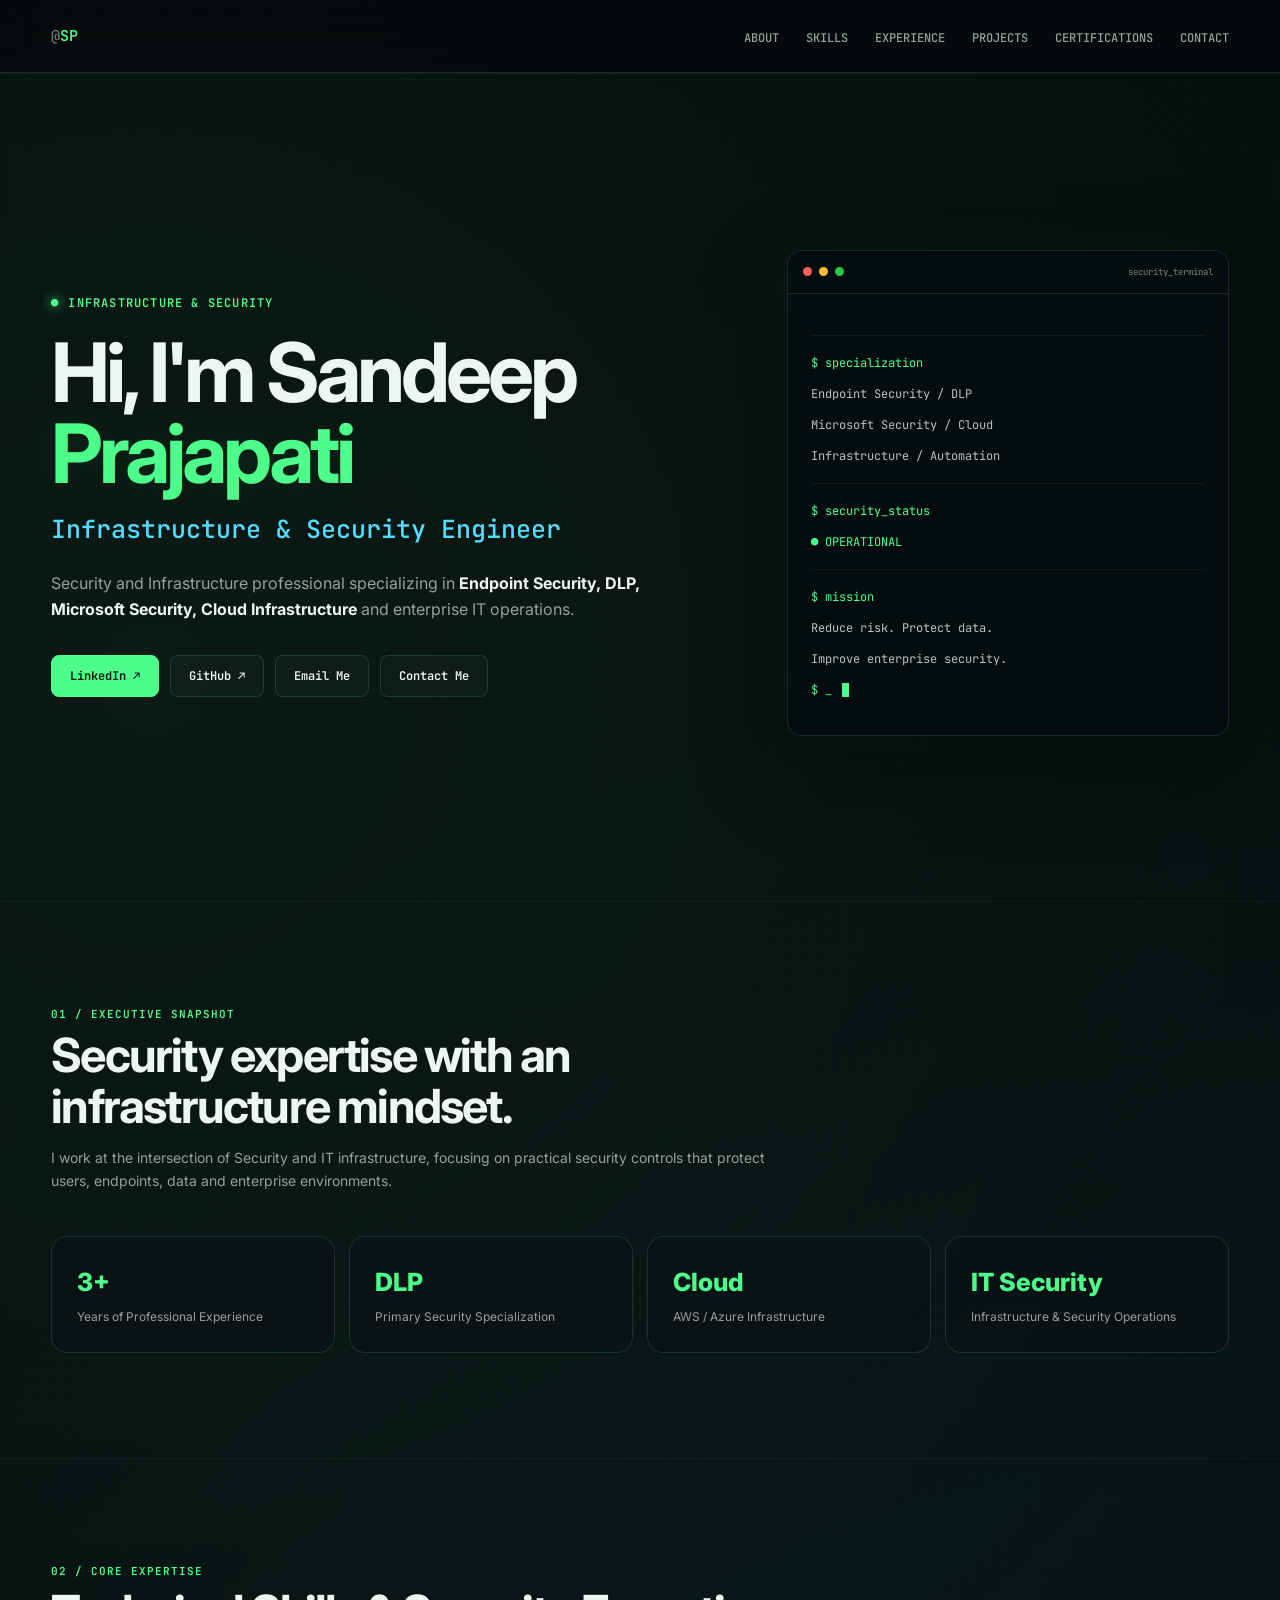
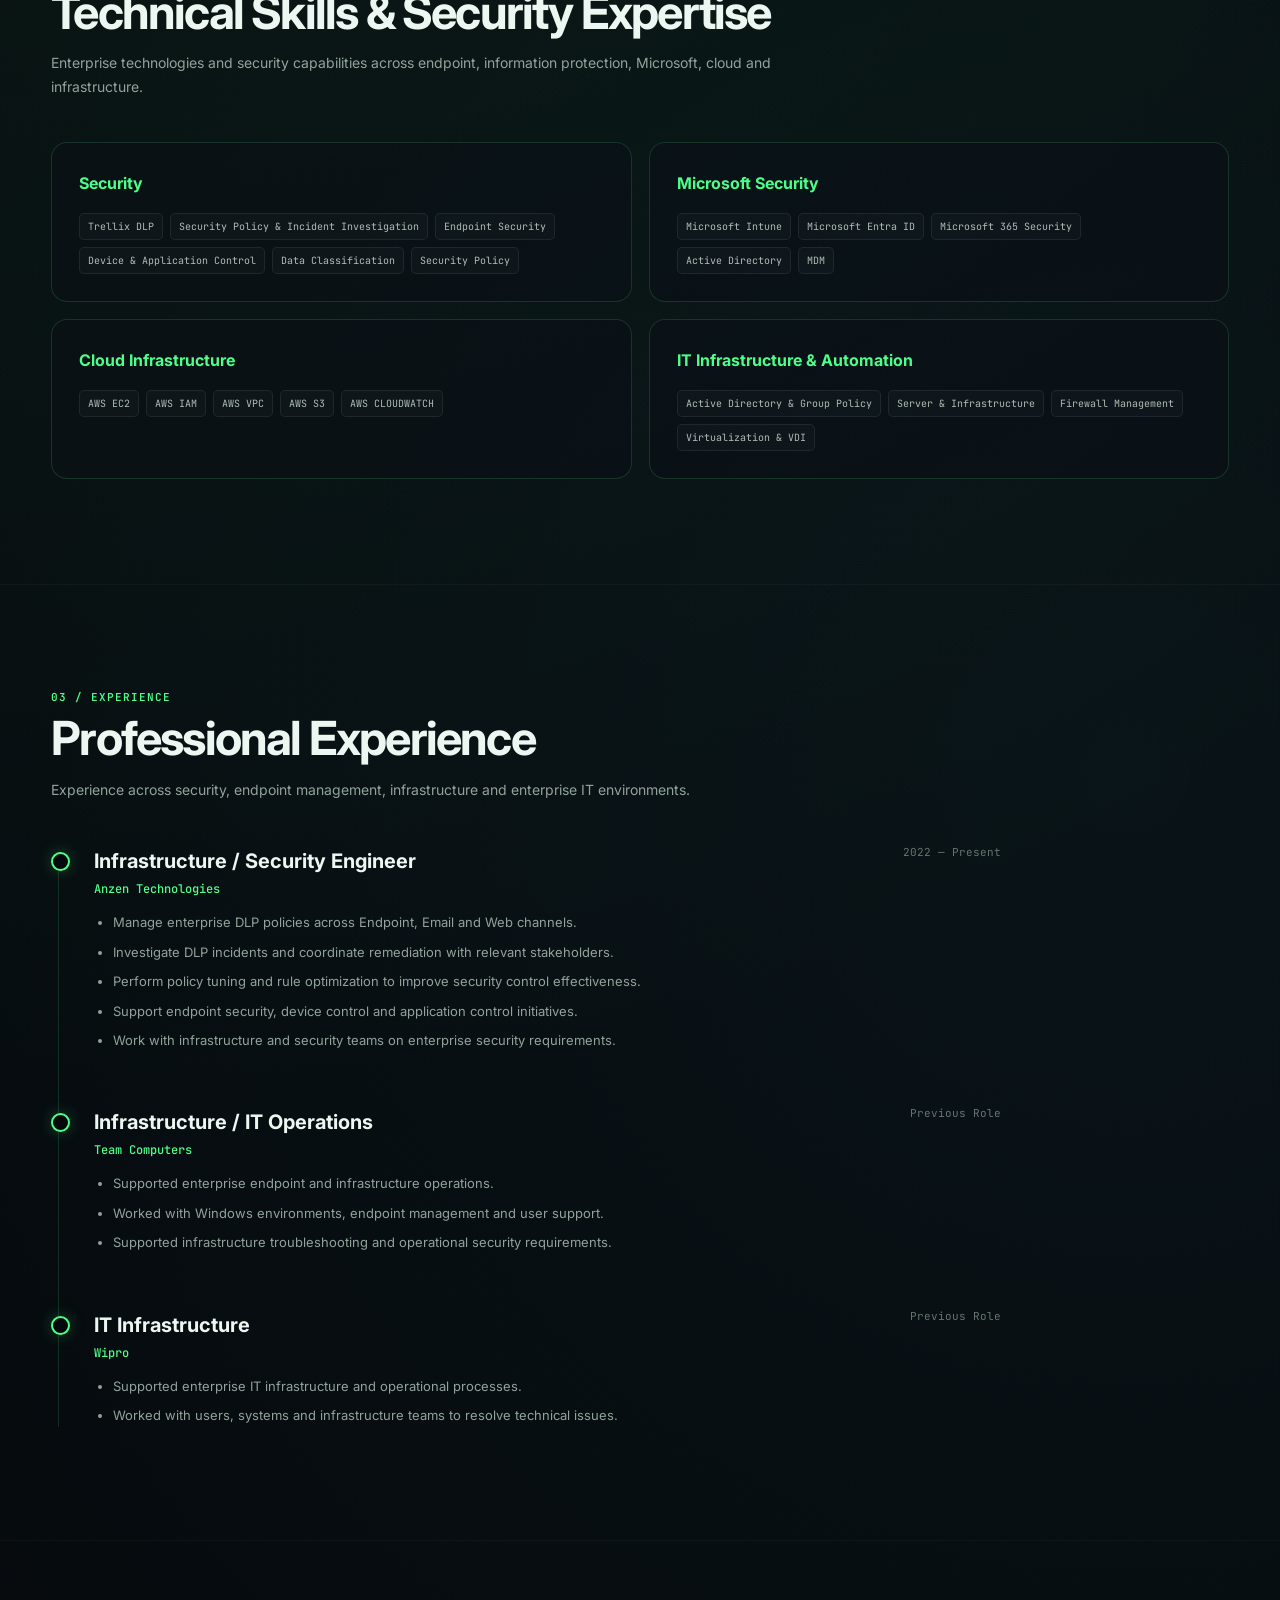
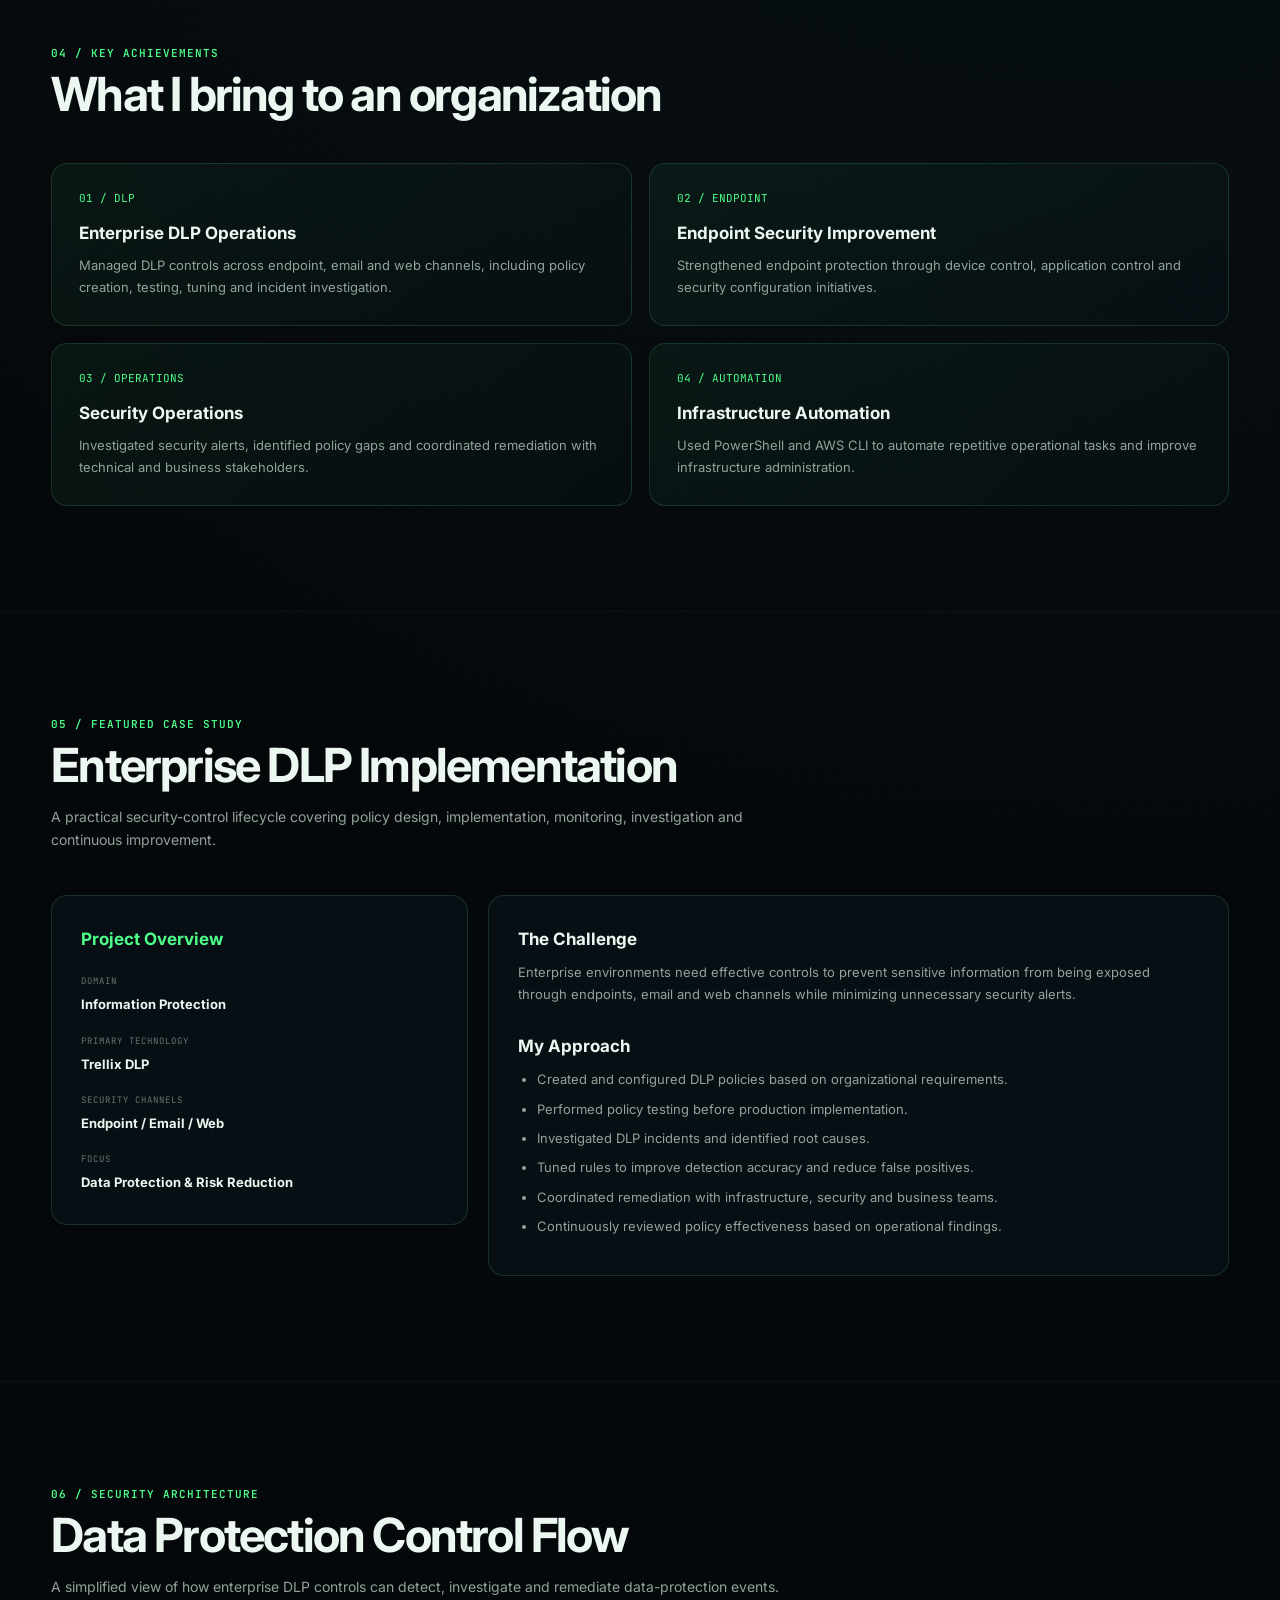
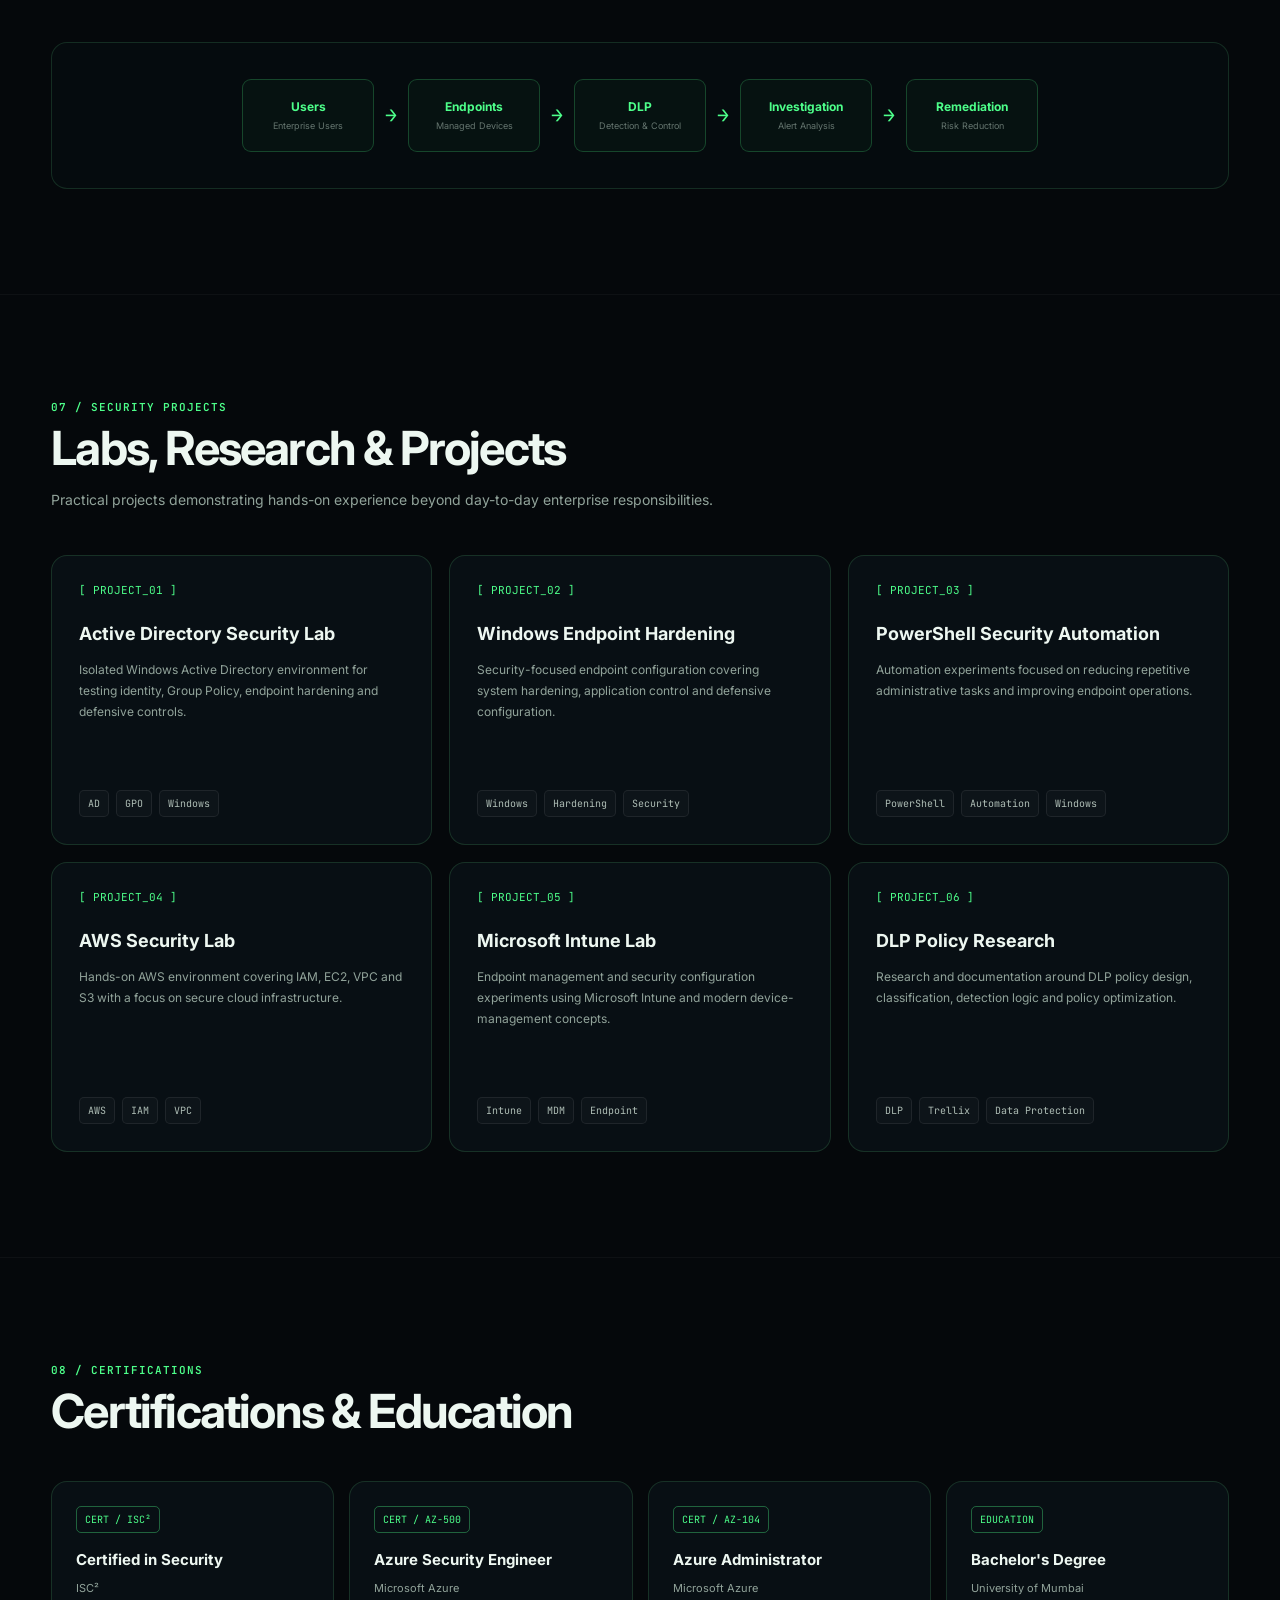
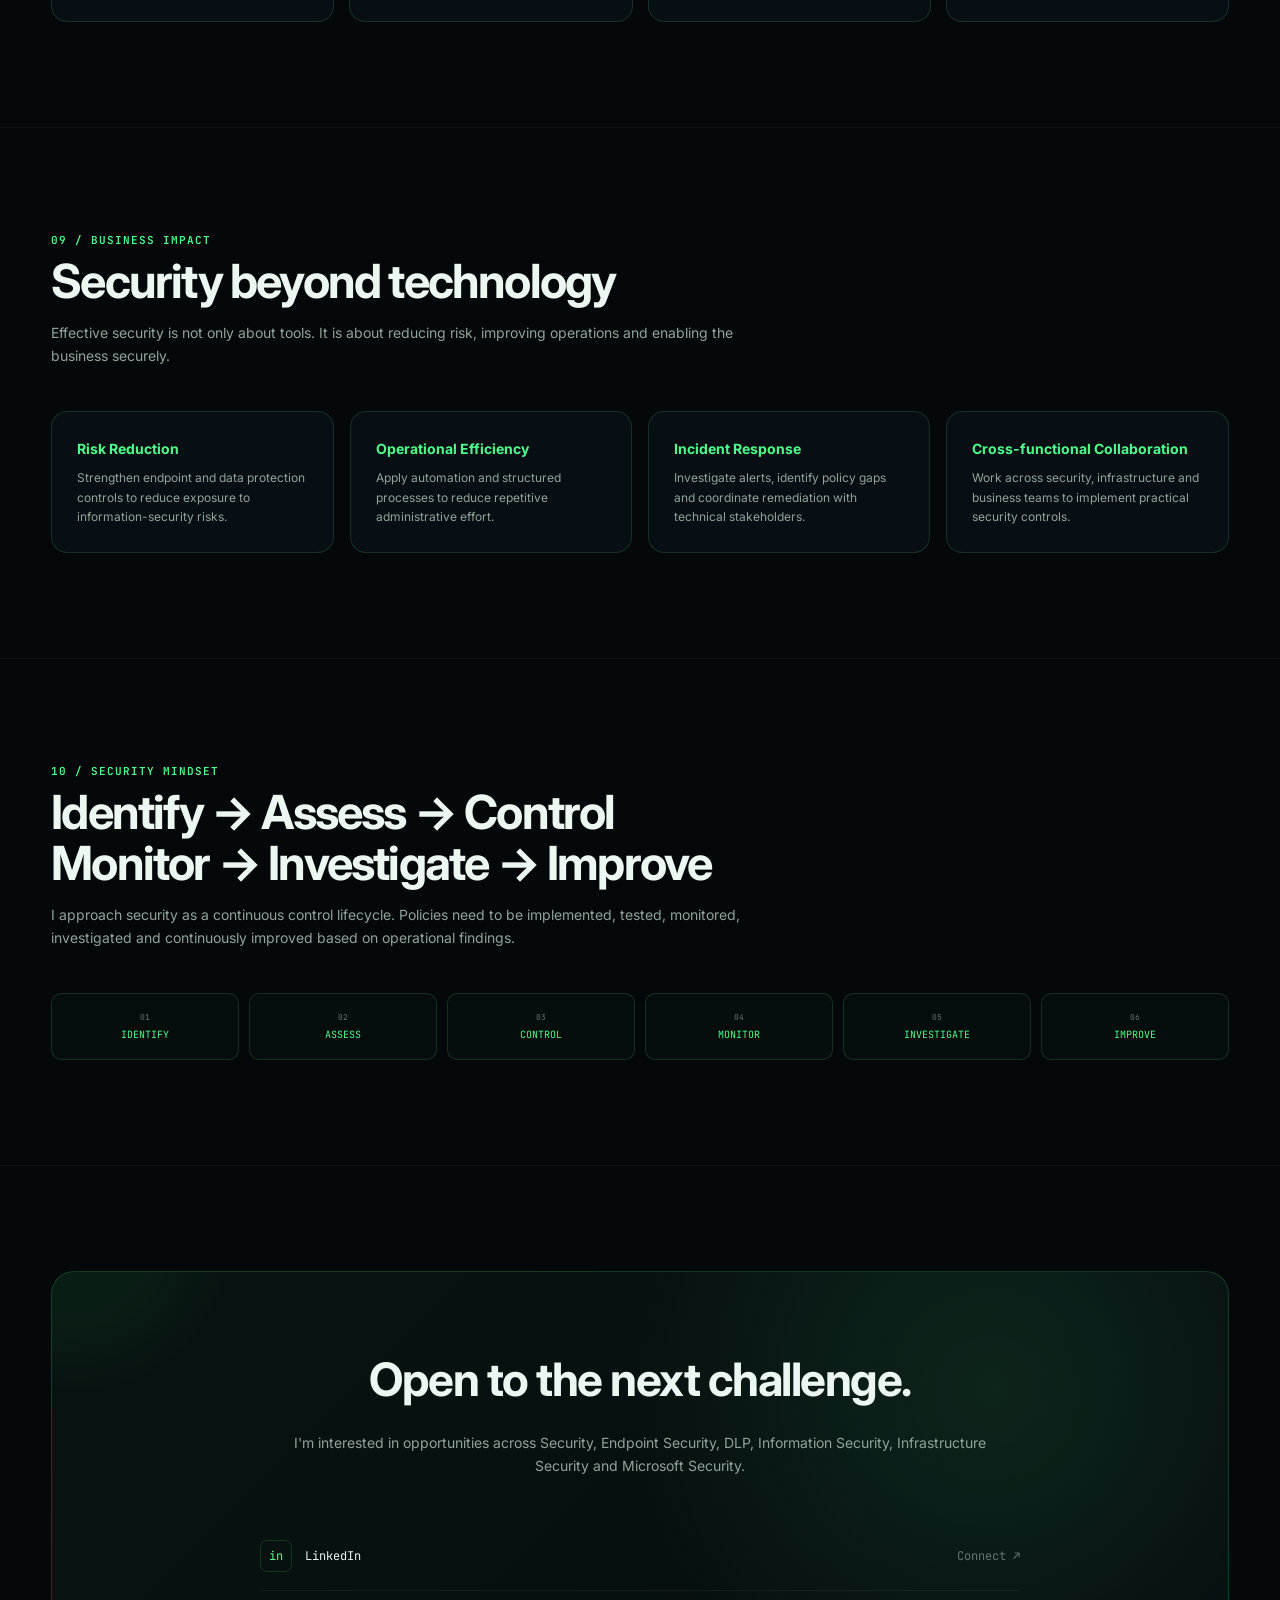
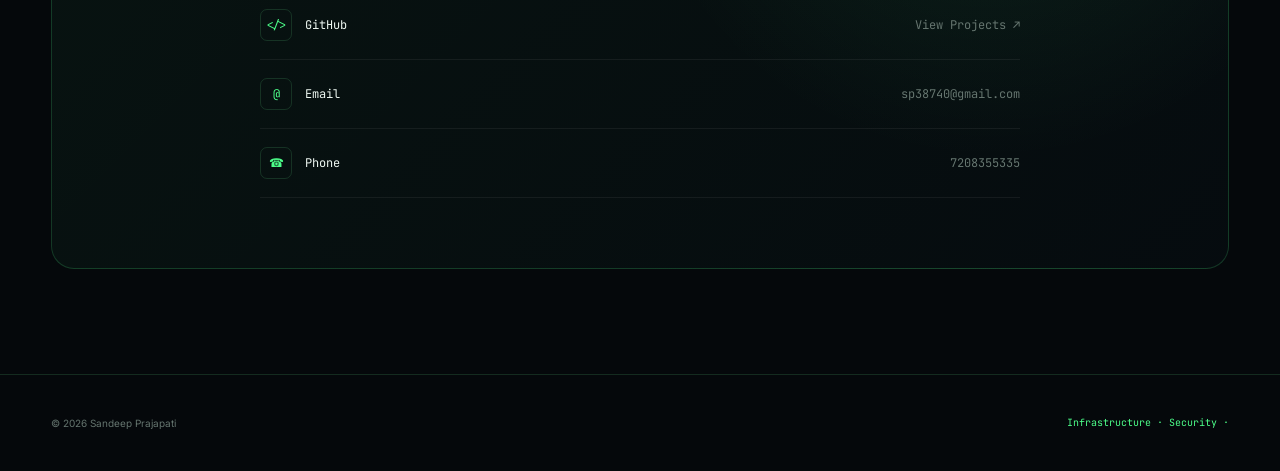
<file: index.html>
<!DOCTYPE html>
<html lang="en">
<head>
  <meta charset="UTF-8">
  <meta name="viewport" content="width=device-width, initial-scale=1.0">

  <meta
    name="description"
    content="Sandeep Rajesh Prajapati - Infrastructure & Security Engineer | Endpoint Security Engineer"
  >

  <meta name="theme-color" content="#05080b">

  <title>Sandeep Prajapati | Infrastructure & Security Engineer</title>

  <link rel="preconnect" href="https://fonts.googleapis.com">
  <link rel="preconnect" href="https://fonts.gstatic.com" crossorigin>

  <link
    href="https://fonts.googleapis.com/css2?family=Inter:wght@400;500;600;700;800&family=JetBrains+Mono:wght@400;500;600;700&display=swap"
    rel="stylesheet"
  >

  <style>
    :root {
      --bg: #05080b;
      --bg-soft: #080e12;
      --card: rgba(10, 18, 22, 0.82);
      --card-hover: rgba(14, 27, 32, 0.96);

      --green: #4dff8a;
      --green-soft: #18d875;
      --cyan: #54dcff;
      --blue: #78aaff;

      --text: #edf7f1;
      --muted: #91a39a;
      --muted-2: #65756f;

      --border: rgba(111, 255, 157, 0.14);
      --border-hover: rgba(77, 255, 138, 0.42);

      --max-width: 1180px;
      --radius: 16px;
    }

    * {
      margin: 0;
      padding: 0;
      box-sizing: border-box;
      scroll-behavior: smooth;
    }

    html {
      background: var(--bg);
      scroll-padding-top: 80px;
    }

    body {
      min-height: 100vh;
      overflow-x: hidden;
      background:
        radial-gradient(
          circle at 12% 8%,
          rgba(77, 255, 138, 0.075),
          transparent 26%
        ),
        radial-gradient(
          circle at 88% 28%,
          rgba(84, 220, 255, 0.055),
          transparent 28%
        ),
        var(--bg);
      color: var(--text);
      font-family: "Inter", sans-serif;
      line-height: 1.65;
    }

    body::before {
      content: "";
      position: fixed;
      inset: 0;
      z-index: -3;
      pointer-events: none;
      opacity: 0.032;
      background-image:
        linear-gradient(rgba(255,255,255,.08) 1px, transparent 1px),
        linear-gradient(90deg, rgba(255,255,255,.08) 1px, transparent 1px);
      background-size: 46px 46px;
    }

    body::after {
      content: "";
      position: fixed;
      inset: 0;
      z-index: 9999;
      pointer-events: none;
      opacity: .018;
      background: linear-gradient(
        transparent 50%,
        rgba(77,255,138,.08) 50%
      );
      background-size: 100% 4px;
    }

    a {
      color: inherit;
      text-decoration: none;
    }

    button {
      font: inherit;
    }

    .container {
      width: min(92%, var(--max-width));
      margin-inline: auto;
    }

    /* ================= NAVIGATION ================= */

    nav {
      position: sticky;
      top: 0;
      z-index: 1000;
      border-bottom: 1px solid var(--border);
      background: rgba(5, 8, 11, 0.78);
      backdrop-filter: blur(18px);
      -webkit-backdrop-filter: blur(18px);
    }

    .nav-inner {
      min-height: 72px;
      display: flex;
      align-items: center;
      justify-content: space-between;
    }

    .brand {
      color: var(--green);
      font: 600 15px "JetBrains Mono", monospace;
      letter-spacing: -.3px;
    }

    .brand span {
      color: var(--muted-2);
    }

    .nav-links {
      display: flex;
      align-items: center;
      gap: 27px;
      list-style: none;
    }

    .nav-links a {
      position: relative;
      color: var(--muted);
      font: 500 12px "JetBrains Mono", monospace;
      text-transform: uppercase;
      transition: .2s ease;
    }

    .nav-links a::after {
      content: "";
      position: absolute;
      left: 0;
      bottom: -7px;
      width: 0;
      height: 1px;
      background: var(--green);
      transition: .2s ease;
    }

    .nav-links a:hover {
      color: var(--green);
    }

    .nav-links a:hover::after {
      width: 100%;
    }

    .menu-btn {
      display: none;
      border: 1px solid var(--border);
      border-radius: 8px;
      background: transparent;
      color: var(--green);
      padding: 7px 10px;
      cursor: pointer;
    }

    /* ================= HERO ================= */

    .hero {
      min-height: calc(100vh - 72px);
      display: grid;
      align-items: center;
      padding: 90px 0 80px;
    }

    .hero-grid {
      display: grid;
      grid-template-columns: 1.2fr .8fr;
      gap: 72px;
      align-items: center;
    }

    .terminal-label {
      display: inline-flex;
      align-items: center;
      gap: 9px;
      margin-bottom: 22px;
      color: var(--green);
      font: 600 12px "JetBrains Mono", monospace;
      letter-spacing: 1.2px;
      text-transform: uppercase;
    }

    .terminal-label::before {
      content: "●";
      color: var(--green);
      text-shadow: 0 0 12px var(--green);
      animation: pulse 1.8s infinite;
    }

    @keyframes pulse {
      50% {
        opacity: .35;
      }
    }

    .hero h1 {
      margin-bottom: 18px;
      font-size: clamp(46px, 6.5vw, 82px);
      line-height: .98;
      letter-spacing: -4px;
    }

    .hero h1 span {
      color: var(--green);
      text-shadow: 0 0 35px rgba(77,255,138,.08);
    }

    .hero h2 {
      margin-bottom: 24px;
      color: var(--cyan);
      font: 500 clamp(17px, 2vw, 25px) "JetBrains Mono", monospace;
    }

    .hero-description {
      max-width: 700px;
      color: var(--muted);
      font-size: 16px;
    }

    .hero-description strong {
      color: var(--text);
    }

    .buttons {
      display: flex;
      flex-wrap: wrap;
      gap: 11px;
      margin-top: 32px;
    }

    .btn {
      display: inline-flex;
      align-items: center;
      justify-content: center;
      gap: 9px;
      padding: 12px 18px;
      border: 1px solid var(--border);
      border-radius: 8px;
      font: 600 12px "JetBrains Mono", monospace;
      transition: .22s ease;
      cursor: pointer;
    }

    .btn-primary {
      background: var(--green);
      border-color: var(--green);
      color: #031007;
    }

    .btn-primary:hover {
      transform: translateY(-2px);
      box-shadow: 0 0 30px rgba(77,255,138,.22);
    }

    .btn-outline {
      background: rgba(255,255,255,.018);
      color: var(--text);
    }

    .btn-outline:hover {
      transform: translateY(-2px);
      border-color: var(--green);
      color: var(--green);
    }

    /* ================= TERMINAL ================= */

    .terminal {
      overflow: hidden;
      border: 1px solid var(--border);
      border-radius: 15px;
      background: rgba(6, 13, 17, .92);
      box-shadow:
        0 30px 90px rgba(0,0,0,.35),
        0 0 70px rgba(77,255,138,.035);
    }

    .terminal-head {
      height: 43px;
      display: flex;
      align-items: center;
      gap: 7px;
      padding: 0 15px;
      border-bottom: 1px solid var(--border);
    }

    .dot {
      width: 9px;
      height: 9px;
      border-radius: 50%;
      background: #ff5f57;
    }

    .dot:nth-child(2) {
      background: #febc2e;
    }

    .dot:nth-child(3) {
      background: #28c840;
    }

    .terminal-title {
      margin-left: auto;
      color: var(--muted-2);
      font: 500 9px "JetBrains Mono", monospace;
    }

    .terminal-body {
      min-height: 370px;
      padding: 26px 23px;
      color: #b5c5bd;
      font: 12px/2 "JetBrains Mono", monospace;
    }

    .terminal-line {
      margin-bottom: 7px;
    }

    .command {
      color: var(--green);
    }

    .value {
      color: var(--cyan);
    }

    .status {
      color: var(--green);
    }

    .terminal-divider {
      height: 1px;
      margin: 15px 0;
      background: rgba(255,255,255,.055);
    }

    .cursor {
      display: inline-block;
      width: 7px;
      height: 14px;
      margin-left: 3px;
      background: var(--green);
      vertical-align: middle;
      animation: blink 1s infinite;
    }

    @keyframes blink {
      50% {
        opacity: 0;
      }
    }

    /* ================= SECTIONS ================= */

    section {
      padding: 105px 0;
      border-top: 1px solid rgba(255,255,255,.035);
    }

    .section-header {
      margin-bottom: 44px;
    }

    .section-number {
      margin-bottom: 9px;
      color: var(--green);
      font: 600 11px "JetBrains Mono", monospace;
      letter-spacing: 1px;
    }

    .section-title {
      font-size: clamp(31px, 4vw, 47px);
      line-height: 1.08;
      letter-spacing: -1.8px;
    }

    .section-description {
      max-width: 730px;
      margin-top: 14px;
      color: var(--muted);
      font-size: 14px;
    }

    /* ================= SNAPSHOT ================= */

    .snapshot-grid {
      display: grid;
      grid-template-columns: repeat(4, 1fr);
      gap: 14px;
    }

    .snapshot-card {
      position: relative;
      overflow: hidden;
      padding: 25px;
      border: 1px solid var(--border);
      border-radius: var(--radius);
      background: var(--card);
      transition: .25s ease;
    }

    .snapshot-card::before {
      content: "";
      position: absolute;
      inset: 0;
      background: linear-gradient(
        135deg,
        rgba(77,255,138,.06),
        transparent 50%
      );
      opacity: 0;
      transition: .25s ease;
    }

    .snapshot-card:hover {
      transform: translateY(-4px);
      border-color: var(--border-hover);
    }

    .snapshot-card:hover::before {
      opacity: 1;
    }

    .snapshot-value {
      position: relative;
      color: var(--green);
      font-size: 25px;
      font-weight: 800;
    }

    .snapshot-label {
      position: relative;
      margin-top: 4px;
      color: var(--muted);
      font-size: 12px;
    }

    /* ================= SKILLS ================= */

    .skills-grid {
      display: grid;
      grid-template-columns: repeat(2, 1fr);
      gap: 17px;
    }

    .skill-card {
      padding: 27px;
      border: 1px solid var(--border);
      border-radius: var(--radius);
      background: var(--card);
      transition: .25s ease;
    }

    .skill-card:hover {
      transform: translateY(-4px);
      border-color: var(--border-hover);
      background: var(--card-hover);
    }

    .skill-card h3 {
      margin-bottom: 17px;
      color: var(--green);
      font-size: 16px;
    }

    .tags {
      display: flex;
      flex-wrap: wrap;
      gap: 7px;
    }

    .tag {
      padding: 6px 8px;
      border: 1px solid rgba(255,255,255,.07);
      border-radius: 5px;
      background: rgba(255,255,255,.025);
      color: #afbeb6;
      font: 10px "JetBrains Mono", monospace;
    }

    /* ================= EXPERIENCE ================= */

    .timeline {
      position: relative;
      max-width: 950px;
    }

    .timeline::before {
      content: "";
      position: absolute;
      left: 7px;
      top: 7px;
      bottom: 0;
      width: 1px;
      background: var(--border);
    }

    .experience {
      position: relative;
      padding-left: 43px;
      margin-bottom: 55px;
    }

    .experience:last-child {
      margin-bottom: 0;
    }

    .experience::before {
      content: "";
      position: absolute;
      left: 0;
      top: 7px;
      width: 15px;
      height: 15px;
      border: 2px solid var(--green);
      border-radius: 50%;
      background: var(--bg);
      box-shadow: 0 0 15px rgba(77,255,138,.25);
    }

    .experience-header {
      display: flex;
      justify-content: space-between;
      gap: 25px;
      margin-bottom: 9px;
    }

    .experience h3 {
      font-size: 20px;
    }

    .company {
      margin-top: 3px;
      color: var(--green);
      font: 500 12px "JetBrains Mono", monospace;
    }

    .date {
      color: var(--muted-2);
      font: 11px "JetBrains Mono", monospace;
      white-space: nowrap;
    }

    .experience ul {
      padding-left: 19px;
      margin-top: 15px;
      color: var(--muted);
      font-size: 13px;
    }

    .experience li {
      margin-bottom: 8px;
    }

    /* ================= ACHIEVEMENTS ================= */

    .achievement-grid {
      display: grid;
      grid-template-columns: repeat(2, 1fr);
      gap: 17px;
    }

    .achievement {
      padding: 27px;
      border: 1px solid var(--border);
      border-radius: var(--radius);
      background:
        linear-gradient(
          135deg,
          rgba(77,255,138,.055),
          rgba(84,220,255,.018)
        );
      transition: .25s ease;
    }

    .achievement:hover {
      transform: translateY(-4px);
      border-color: var(--border-hover);
    }

    .achievement-number {
      margin-bottom: 14px;
      color: var(--green);
      font: 11px "JetBrains Mono", monospace;
    }

    .achievement h3 {
      margin-bottom: 8px;
      font-size: 17px;
    }

    .achievement p {
      color: var(--muted);
      font-size: 13px;
    }

    /* ================= CASE STUDY ================= */

    .case-study {
      display: grid;
      grid-template-columns: .72fr 1.28fr;
      gap: 20px;
    }

    .case-sidebar,
    .case-content {
      padding: 29px;
      border: 1px solid var(--border);
      border-radius: var(--radius);
      background: var(--card);
    }

    .case-sidebar {
      align-self: start;
    }

    .case-sidebar h3 {
      margin-bottom: 22px;
      color: var(--green);
      font-size: 17px;
    }

    .case-meta {
      margin-bottom: 18px;
    }

    .case-meta:last-child {
      margin-bottom: 0;
    }

    .case-meta small {
      display: block;
      margin-bottom: 3px;
      color: var(--muted-2);
      font: 9px "JetBrains Mono", monospace;
      letter-spacing: 1px;
      text-transform: uppercase;
    }

    .case-meta strong {
      font-size: 13px;
    }

    .case-content h3 {
      margin-bottom: 9px;
      font-size: 17px;
    }

    .case-content h3:not(:first-child) {
      margin-top: 27px;
    }

    .case-content p,
    .case-content li {
      color: var(--muted);
      font-size: 13px;
    }

    .case-content ul {
      padding-left: 19px;
    }

    .case-content li {
      margin-bottom: 8px;
    }

    /* ================= ARCHITECTURE ================= */

    .architecture {
      overflow-x: auto;
      padding: 36px 20px;
      border: 1px solid var(--border);
      border-radius: var(--radius);
      background: #050b0e;
    }

    .architecture-flow {
      min-width: 720px;
      display: flex;
      align-items: center;
      justify-content: center;
      gap: 11px;
    }

    .arch-box {
      min-width: 132px;
      padding: 17px 12px;
      text-align: center;
      border: 1px solid rgba(77,255,138,.22);
      border-radius: 9px;
      background: rgba(77,255,138,.03);
      transition: .2s ease;
    }

    .arch-box:hover {
      border-color: var(--green);
      box-shadow: 0 0 20px rgba(77,255,138,.07);
    }

    .arch-box strong {
      display: block;
      color: var(--green);
      font-size: 12px;
    }

    .arch-box span {
      display: block;
      margin-top: 3px;
      color: var(--muted-2);
      font-size: 9px;
    }

    .arrow {
      color: var(--green);
      font: 20px "JetBrains Mono", monospace;
    }

    /* ================= PROJECTS ================= */

    .project-grid {
      display: grid;
      grid-template-columns: repeat(3, 1fr);
      gap: 17px;
    }

    .project {
      display: flex;
      min-height: 290px;
      flex-direction: column;
      padding: 27px;
      border: 1px solid var(--border);
      border-radius: var(--radius);
      background: var(--card);
      transition: .25s ease;
    }

    .project:hover {
      transform: translateY(-5px);
      border-color: var(--border-hover);
      background: var(--card-hover);
      box-shadow: 0 18px 45px rgba(0,0,0,.2);
    }

    .project-icon {
      margin-bottom: 22px;
      color: var(--green);
      font: 11px "JetBrains Mono", monospace;
    }

    .project h3 {
      margin-bottom: 10px;
      font-size: 18px;
    }

    .project p {
      color: var(--muted);
      font-size: 12px;
      line-height: 1.75;
    }

    .project .tags {
      margin-top: auto;
      padding-top: 23px;
    }

    /* ================= CERTIFICATIONS ================= */

    .cert-grid {
      display: grid;
      grid-template-columns: repeat(4, 1fr);
      gap: 15px;
    }

    .cert {
      padding: 24px;
      border: 1px solid var(--border);
      border-radius: var(--radius);
      background: var(--card);
      transition: .25s ease;
    }

    .cert:hover {
      transform: translateY(-4px);
      border-color: var(--border-hover);
    }

    .cert-badge {
      width: fit-content;
      margin-bottom: 15px;
      padding: 6px 8px;
      border: 1px solid rgba(77,255,138,.35);
      border-radius: 5px;
      color: var(--green);
      font: 10px "JetBrains Mono", monospace;
    }

    .cert h3 {
      margin-bottom: 6px;
      font-size: 15px;
    }

    .cert p {
      color: var(--muted);
      font-size: 11px;
    }

    /* ================= IMPACT ================= */

    .impact-grid {
      display: grid;
      grid-template-columns: repeat(4, 1fr);
      gap: 16px;
    }

    .impact {
      padding: 25px;
      border: 1px solid var(--border);
      border-radius: var(--radius);
      background: var(--card);
      transition: .25s ease;
    }

    .impact:hover {
      transform: translateY(-4px);
      border-color: var(--border-hover);
    }

    .impact h3 {
      margin-bottom: 8px;
      color: var(--green);
      font-size: 14px;
    }

    .impact p {
      color: var(--muted);
      font-size: 12px;
    }

    /* ================= MINDSET ================= */

    .mindset {
      display: grid;
      grid-template-columns: repeat(6, 1fr);
      gap: 10px;
      margin-top: 35px;
    }

    .mindset-step {
      padding: 18px 10px;
      text-align: center;
      border: 1px solid var(--border);
      border-radius: 10px;
      background: rgba(77,255,138,.025);
      color: var(--green);
      font: 10px "JetBrains Mono", monospace;
    }

    .mindset-step span {
      display: block;
      margin-bottom: 6px;
      color: var(--muted-2);
      font-size: 8px;
    }

    /* ================= CONTACT ================= */

    .cta {
      position: relative;
      overflow: hidden;
      padding: 70px 40px;
      border: 1px solid rgba(77,255,138,.18);
      border-radius: 23px;
      text-align: center;
      background:
        radial-gradient(
          circle at 80% 20%,
          rgba(77,255,138,.09),
          transparent 35%
        ),
        linear-gradient(
          135deg,
          rgba(77,255,138,.05),
          rgba(84,220,255,.018)
        );
    }

    .cta::before {
      content: "";
      position: absolute;
      width: 250px;
      height: 250px;
      top: -160px;
      left: -100px;
      border-radius: 50%;
      background: rgba(77,255,138,.04);
      filter: blur(30px);
    }

    .cta h2 {
      position: relative;
      margin-bottom: 13px;
      font-size: clamp(30px, 4vw, 46px);
      letter-spacing: -1.5px;
    }

    .cta p {
      position: relative;
      max-width: 700px;
      margin: auto;
      color: var(--muted);
      font-size: 14px;
    }

    .cta .buttons {
      position: relative;
      justify-content: center;
    }

    .contact-links {
      display: grid;
      max-width: 760px;
      margin: 45px auto 0;
    }

    .contact-link {
      display: flex;
      align-items: center;
      justify-content: space-between;
      gap: 20px;
      padding: 18px 0;
      border-bottom: 1px solid rgba(255,255,255,.06);
      color: var(--text);
      font: 12px "JetBrains Mono", monospace;
      transition: .2s ease;
    }

    .contact-link:hover {
      color: var(--green);
      padding-left: 6px;
    }

    .contact-left {
      display: flex;
      align-items: center;
      gap: 13px;
    }

    .contact-icon {
      width: 32px;
      height: 32px;
      display: grid;
      place-items: center;
      border: 1px solid var(--border);
      border-radius: 7px;
      color: var(--green);
      font-size: 12px;
    }

    .contact-right {
      display: flex;
      align-items: center;
      gap: 9px;
      color: var(--muted-2);
    }

    .contact-link:hover .contact-right {
      color: var(--green);
    }

    /* ================= FOOTER ================= */

    footer {
      padding: 40px 0;
      border-top: 1px solid var(--border);
      color: var(--muted-2);
      font-size: 10px;
    }

    .footer-inner {
      display: flex;
      align-items: center;
      justify-content: space-between;
      gap: 20px;
    }

    .footer-code {
      color: var(--green);
      font-family: "JetBrains Mono", monospace;
    }

    /* ================= REVEAL ================= */

    .reveal {
      opacity: 0;
      transform: translateY(18px);
      transition:
        opacity .65s ease,
        transform .65s ease;
    }

    .reveal.visible {
      opacity: 1;
      transform: translateY(0);
    }

    /* ================= TABLET ================= */

    @media (max-width: 1000px) {
      .hero-grid {
        grid-template-columns: 1fr;
      }

      .terminal {
        max-width: 700px;
      }

      .snapshot-grid,
      .impact-grid {
        grid-template-columns: repeat(2, 1fr);
      }

      .project-grid,
      .cert-grid {
        grid-template-columns: repeat(2, 1fr);
      }

      .case-study {
        grid-template-columns: 1fr;
      }

      .mindset {
        grid-template-columns: repeat(3, 1fr);
      }
    }

    /* ================= MOBILE ================= */

    @media (max-width: 700px) {

      .container {
        width: min(91%, 1180px);
      }

      .nav-inner {
        min-height: 66px;
      }

      .menu-btn {
        display: block;
      }

      .nav-links {
        position: absolute;
        top: 66px;
        left: 0;
        right: 0;
        display: none;
        flex-direction: column;
        align-items: flex-start;
        gap: 0;
        padding: 10px 5%;
        border-bottom: 1px solid var(--border);
        background: rgba(5,8,11,.97);
        backdrop-filter: blur(18px);
        -webkit-backdrop-filter: blur(18px);
      }

      .nav-links.open {
        display: flex;
      }

      .nav-links li {
        width: 100%;
      }

      .nav-links a {
        display: block;
        padding: 13px 0;
      }

      .nav-links a::after {
        display: none;
      }

      .hero {
        min-height: auto;
        padding: 75px 0 70px;
      }

      .hero h1 {
        font-size: clamp(44px, 14vw, 64px);
        letter-spacing: -3px;
      }

      .hero h2 {
        font-size: 16px;
        line-height: 1.5;
      }

      .hero-description {
        font-size: 14px;
      }

      .terminal {
        margin-top: 10px;
      }

      .terminal-body {
        min-height: 320px;
        padding: 22px 17px;
        font-size: 10px;
      }

      section {
        padding: 78px 0;
      }

      .section-title {
        font-size: 31px;
      }

      .snapshot-grid,
      .skills-grid,
      .achievement-grid,
      .project-grid,
      .cert-grid,
      .impact-grid {
        grid-template-columns: 1fr;
      }

      .experience {
        padding-left: 34px;
      }

      .experience-header {
        flex-direction: column;
        gap: 5px;
      }

      .case-sidebar,
      .case-content {
        padding: 23px;
      }

      .architecture {
        padding: 28px 14px;
      }

      .mindset {
        grid-template-columns: repeat(2, 1fr);
      }

      .cta {
        padding: 45px 22px;
      }

      .cta .buttons {
        flex-direction: column;
      }

      .cta .btn {
        width: 100%;
      }

      .contact-link {
        font-size: 10px;
      }

      .contact-right {
        font-size: 9px;
      }

      .footer-inner {
        flex-direction: column;
        align-items: flex-start;
      }
    }

    @media (max-width: 430px) {

      .buttons {
        flex-direction: column;
      }

      .buttons .btn {
        width: 100%;
      }

      .mindset {
        grid-template-columns: 1fr 1fr;
      }

      .contact-link {
        gap: 10px;
      }

      .contact-left {
        gap: 9px;
      }
    }
  </style>
</head>

<body>

  <!-- ================= NAVIGATION ================= -->

  <nav>
    <div class="container nav-inner">

      <a href="#home" class="brand">
        <span>@</span>SP
      </a>

      <button
        class="menu-btn"
        id="menuBtn"
        type="button"
        aria-label="Open navigation"
        aria-expanded="false"
      >
        ☰
      </button>

      <ul class="nav-links" id="navLinks">
        <li><a href="#about">About</a></li>
        <li><a href="#skills">Skills</a></li>
        <li><a href="#experience">Experience</a></li>
        <li><a href="#projects">Projects</a></li>
        <li><a href="#certifications">Certifications</a></li>
        <li><a href="#contact">Contact</a></li>
      </ul>

    </div>
  </nav>

  <main>

    <!-- ================= HERO ================= -->

    <section class="hero" id="home">

      <div class="container hero-grid">

        <div class="reveal">

          <div class="terminal-label">
            Infrastructure & Security
          </div>

          <h1>
            Hi, I'm Sandeep<br>
            <span>Prajapati</span>
          </h1>

          <h2>
            Infrastructure & Security Engineer
          </h2>

          <p class="hero-description">
            Security and Infrastructure professional specializing in
            <strong>
              Endpoint Security, DLP, Microsoft Security, Cloud Infrastructure
            </strong>
            and enterprise IT operations.
          </p>

          <div class="buttons">

            <a
              href="https://www.linkedin.com/in/sandeep-prajapati-0105721b4/"
              class="btn btn-primary"
              target="_blank"
              rel="noopener noreferrer"
            >
              LinkedIn ↗
            </a>

            <a
              href="https://github.com/sandY302"
              class="btn btn-outline"
              target="_blank"
              rel="noopener noreferrer"
            >
              GitHub ↗
            </a>

            <a
              href="mailto:sp38740@gmail.com"
              class="btn btn-outline"
            >
              Email Me
            </a>

            <!-- FIXED PHONE BUTTON -->
            <a
              href="tel:+917208355335"
              class="btn btn-outline"
            >
              Contact Me
            </a>

          </div>

        </div>


        <!-- ================= TERMINAL ================= -->

        <div class="terminal reveal">

          <div class="terminal-head">
            <span class="dot"></span>
            <span class="dot"></span>
            <span class="dot"></span>

            <span class="terminal-title">
              security_terminal
            </span>
          </div>

          <div class="terminal-body">

            <div class="terminal-divider"></div>

            <div class="terminal-line">
              <span class="command">$ specialization</span>
            </div>

            <div class="terminal-line">
              Endpoint Security / DLP
            </div>

            <div class="terminal-line">
              Microsoft Security / Cloud
            </div>

            <div class="terminal-line">
              Infrastructure / Automation
            </div>

            <div class="terminal-divider"></div>

            <div class="terminal-line">
              <span class="command">$ security_status</span>
            </div>

            <div class="terminal-line">
              <span class="status">
                ● OPERATIONAL
              </span>
            </div>

            <div class="terminal-divider"></div>

            <div class="terminal-line">
              <span class="command">$ mission</span>
            </div>

            <div class="terminal-line">
              Reduce risk. Protect data.
            </div>

            <div class="terminal-line">
              Improve enterprise security.
            </div>

            <div class="terminal-line">
              <span class="command">$ _</span>
              <span class="cursor"></span>
            </div>

          </div>

        </div>

      </div>

    </section>


    <!-- ================= ABOUT ================= -->

    <section id="about">

      <div class="container">

        <div class="section-header reveal">

          <div class="section-number">
            01 / EXECUTIVE SNAPSHOT
          </div>

          <h2 class="section-title">
            Security expertise with an<br>
            infrastructure mindset.
          </h2>

          <p class="section-description">
            I work at the intersection of Security and IT infrastructure,
            focusing on practical security controls that protect users,
            endpoints, data and enterprise environments.
          </p>

        </div>

        <div class="snapshot-grid">

          <div class="snapshot-card reveal">
            <div class="snapshot-value">3+</div>
            <div class="snapshot-label">
              Years of Professional Experience
            </div>
          </div>

          <div class="snapshot-card reveal">
            <div class="snapshot-value">DLP</div>
            <div class="snapshot-label">
              Primary Security Specialization
            </div>
          </div>

          <div class="snapshot-card reveal">
            <div class="snapshot-value">Cloud</div>
            <div class="snapshot-label">
              AWS / Azure Infrastructure
            </div>
          </div>

          <div class="snapshot-card reveal">
            <div class="snapshot-value">IT Security</div>
            <div class="snapshot-label">
              Infrastructure & Security Operations
            </div>
          </div>

        </div>

      </div>

    </section>


    <!-- ================= SKILLS ================= -->

    <section id="skills">

      <div class="container">

        <div class="section-header reveal">

          <div class="section-number">
            02 / CORE EXPERTISE
          </div>

          <h2 class="section-title">
            Technical Skills & Security Expertise
          </h2>

          <p class="section-description">
            Enterprise technologies and security capabilities across endpoint,
            information protection, Microsoft, cloud and infrastructure.
          </p>

        </div>

        <div class="skills-grid">

          <div class="skill-card reveal">

            <h3>Security</h3>

            <div class="tags">
              <span class="tag">Trellix DLP</span>
             <span class="tag">Security Policy & Incident Investigation</span>
              <span class="tag">Endpoint Security</span>
           
              <span class="tag">Device & Application Control</span>
              <span class="tag">Data Classification</span>
              <span class="tag">Security Policy</span>
              
            </div>

          </div>


          <div class="skill-card reveal">

            <h3>Microsoft Security</h3>

            <div class="tags">
              <span class="tag">Microsoft Intune</span>
              <span class="tag">Microsoft Entra ID</span>
              <span class="tag">Microsoft 365 Security</span>
              <span class="tag">Active Directory</span>
              <span class="tag">MDM</span>
              
            </div>

          </div>


          <div class="skill-card reveal">

            <h3>Cloud Infrastructure</h3>

            <div class="tags">
              <span class="tag">AWS EC2</span>
              <span class="tag">AWS IAM</span>
              <span class="tag">AWS VPC</span>
              <span class="tag">AWS S3</span>
              <span class="tag">AWS CLOUDWATCH</span>
              
            </div>

          </div>


          <div class="skill-card reveal">

            <h3>IT Infrastructure & Automation</h3>

            <div class="tags">
              
              <span class="tag">Active Directory & Group Policy</span>
              <span class="tag">Server & Infrastructure</span>
              <span class="tag">Firewall Management</span>
              <span class="tag">Virtualization & VDI</span>
            </div>

          </div>

        </div>

      </div>

    </section>


    <!-- ================= EXPERIENCE ================= -->

    <section id="experience">

      <div class="container">

        <div class="section-header reveal">

          <div class="section-number">
            03 / EXPERIENCE
          </div>

          <h2 class="section-title">
            Professional Experience
          </h2>

          <p class="section-description">
            Experience across security, endpoint management,
            infrastructure and enterprise IT environments.
          </p>

        </div>


        <div class="timeline">

          <article class="experience reveal">

            <div class="experience-header">

              <div>

                <h3>
                  Infrastructure / Security Engineer
                </h3>

                <div class="company">
                  Anzen Technologies
                </div>

              </div>

              <div class="date">
                2022 — Present
              </div>

            </div>

            <ul>

              <li>
                Manage enterprise DLP policies across Endpoint,
                Email and Web channels.
              </li>

              <li>
                Investigate DLP incidents and coordinate remediation
                with relevant stakeholders.
              </li>

              <li>
                Perform policy tuning and rule optimization to improve
                security control effectiveness.
              </li>

              <li>
                Support endpoint security, device control and
                application control initiatives.
              </li>

              <li>
                Work with infrastructure and security teams on
                enterprise security requirements.
              </li>

            </ul>

          </article>


          <article class="experience reveal">

            <div class="experience-header">

              <div>

                <h3>
                  Infrastructure / IT Operations
                </h3>

                <div class="company">
                  Team Computers
                </div>

              </div>

              <div class="date">
                Previous Role
              </div>

            </div>

            <ul>

              <li>
                Supported enterprise endpoint and infrastructure operations.
              </li>

              <li>
                Worked with Windows environments, endpoint management
                and user support.
              </li>

              <li>
                Supported infrastructure troubleshooting and operational
                security requirements.
              </li>

            </ul>

          </article>


          <article class="experience reveal">

            <div class="experience-header">

              <div>

                <h3>
                  IT Infrastructure
                </h3>

                <div class="company">
                  Wipro
                </div>

              </div>

              <div class="date">
                Previous Role
              </div>

            </div>

            <ul>

              <li>
                Supported enterprise IT infrastructure and
                operational processes.
              </li>

              <li>
                Worked with users, systems and infrastructure teams
                to resolve technical issues.
              </li>

            </ul>

          </article>

        </div>

      </div>

    </section>


    <!-- ================= ACHIEVEMENTS ================= -->

    <section>

      <div class="container">

        <div class="section-header reveal">

          <div class="section-number">
            04 / KEY ACHIEVEMENTS
          </div>

          <h2 class="section-title">
            What I bring to an organization
          </h2>

        </div>


        <div class="achievement-grid">

          <div class="achievement reveal">

            <div class="achievement-number">
              01 / DLP
            </div>

            <h3>
              Enterprise DLP Operations
            </h3>

            <p>
              Managed DLP controls across endpoint, email and web channels,
              including policy creation, testing, tuning and incident investigation.
            </p>

          </div>


          <div class="achievement reveal">

            <div class="achievement-number">
              02 / ENDPOINT
            </div>

            <h3>
              Endpoint Security Improvement
            </h3>

            <p>
              Strengthened endpoint protection through device control,
              application control and security configuration initiatives.
            </p>

          </div>


          <div class="achievement reveal">

            <div class="achievement-number">
              03 / OPERATIONS
            </div>

            <h3>
              Security Operations
            </h3>

            <p>
              Investigated security alerts, identified policy gaps and
              coordinated remediation with technical and business stakeholders.
            </p>

          </div>


          <div class="achievement reveal">

            <div class="achievement-number">
              04 / AUTOMATION
            </div>

            <h3>
              Infrastructure Automation
            </h3>

            <p>
              Used PowerShell and AWS CLI to automate repetitive operational
              tasks and improve infrastructure administration.
            </p>

          </div>

        </div>

      </div>

    </section>


    <!-- ================= CASE STUDY ================= -->

    <section>

      <div class="container">

        <div class="section-header reveal">

          <div class="section-number">
            05 / FEATURED CASE STUDY
          </div>

          <h2 class="section-title">
            Enterprise DLP Implementation
          </h2>

          <p class="section-description">
            A practical security-control lifecycle covering policy design,
            implementation, monitoring, investigation and continuous improvement.
          </p>

        </div>


        <div class="case-study">

          <aside class="case-sidebar reveal">

            <h3>
              Project Overview
            </h3>

            <div class="case-meta">
              <small>Domain</small>
              <strong>Information Protection</strong>
            </div>

            <div class="case-meta">
              <small>Primary Technology</small>
              <strong>Trellix DLP</strong>
            </div>

            <div class="case-meta">
              <small>Security Channels</small>
              <strong>Endpoint / Email / Web</strong>
            </div>

            <div class="case-meta">
              <small>Focus</small>
              <strong>Data Protection & Risk Reduction</strong>
            </div>

          </aside>


          <div class="case-content reveal">

            <h3>
              The Challenge
            </h3>

            <p>
              Enterprise environments need effective controls to prevent
              sensitive information from being exposed through endpoints,
              email and web channels while minimizing unnecessary security alerts.
            </p>


            <h3>
              My Approach
            </h3>

            <ul>

              <li>
                Created and configured DLP policies based on organizational requirements.
              </li>

              <li>
                Performed policy testing before production implementation.
              </li>

              <li>
                Investigated DLP incidents and identified root causes.
              </li>

              <li>
                Tuned rules to improve detection accuracy and reduce false positives.
              </li>

              <li>
                Coordinated remediation with infrastructure, security and business teams.
              </li>

              <li>
                Continuously reviewed policy effectiveness based on operational findings.
              </li>

            </ul>

          </div>

        </div>

      </div>

    </section>


    <!-- ================= ARCHITECTURE ================= -->

    <section>

      <div class="container">

        <div class="section-header reveal">

          <div class="section-number">
            06 / SECURITY ARCHITECTURE
          </div>

          <h2 class="section-title">
            Data Protection Control Flow
          </h2>

          <p class="section-description">
            A simplified view of how enterprise DLP controls can detect,
            investigate and remediate data-protection events.
          </p>

        </div>


        <div class="architecture reveal">

          <div class="architecture-flow">

            <div class="arch-box">
              <strong>Users</strong>
              <span>Enterprise Users</span>
            </div>

            <div class="arrow">→</div>

            <div class="arch-box">
              <strong>Endpoints</strong>
              <span>Managed Devices</span>
            </div>

            <div class="arrow">→</div>

            <div class="arch-box">
              <strong>DLP</strong>
              <span>Detection & Control</span>
            </div>

            <div class="arrow">→</div>

            <div class="arch-box">
              <strong>Investigation</strong>
              <span>Alert Analysis</span>
            </div>

            <div class="arrow">→</div>

            <div class="arch-box">
              <strong>Remediation</strong>
              <span>Risk Reduction</span>
            </div>

          </div>

        </div>

      </div>

    </section>


    <!-- ================= PROJECTS ================= -->

    <section id="projects">

      <div class="container">

        <div class="section-header reveal">

          <div class="section-number">
            07 / SECURITY PROJECTS
          </div>

          <h2 class="section-title">
            Labs, Research & Projects
          </h2>

          <p class="section-description">
            Practical projects demonstrating hands-on experience beyond
            day-to-day enterprise responsibilities.
          </p>

        </div>


        <div class="project-grid">

          <article class="project reveal">

            <div class="project-icon">
              [ PROJECT_01 ]
            </div>

            <h3>
              Active Directory Security Lab
            </h3>

            <p>
              Isolated Windows Active Directory environment for testing
              identity, Group Policy, endpoint hardening and defensive controls.
            </p>

            <div class="tags">
              <span class="tag">AD</span>
              <span class="tag">GPO</span>
              <span class="tag">Windows</span>
            </div>

          </article>


          <article class="project reveal">

            <div class="project-icon">
              [ PROJECT_02 ]
            </div>

            <h3>
              Windows Endpoint Hardening
            </h3>

            <p>
              Security-focused endpoint configuration covering system
              hardening, application control and defensive configuration.
            </p>

            <div class="tags">
              <span class="tag">Windows</span>
              <span class="tag">Hardening</span>
              <span class="tag">Security</span>
            </div>

          </article>


          <article class="project reveal">

            <div class="project-icon">
              [ PROJECT_03 ]
            </div>

            <h3>
              PowerShell Security Automation
            </h3>

            <p>
              Automation experiments focused on reducing repetitive
              administrative tasks and improving endpoint operations.
            </p>

            <div class="tags">
              <span class="tag">PowerShell</span>
              <span class="tag">Automation</span>
              <span class="tag">Windows</span>
            </div>

          </article>


          <article class="project reveal">

            <div class="project-icon">
              [ PROJECT_04 ]
            </div>

            <h3>
              AWS Security Lab
            </h3>

            <p>
              Hands-on AWS environment covering IAM, EC2, VPC and S3
              with a focus on secure cloud infrastructure.
            </p>

            <div class="tags">
              <span class="tag">AWS</span>
              <span class="tag">IAM</span>
              <span class="tag">VPC</span>
            </div>

          </article>


          <article class="project reveal">

            <div class="project-icon">
              [ PROJECT_05 ]
            </div>

            <h3>
              Microsoft Intune Lab
            </h3>

            <p>
              Endpoint management and security configuration experiments
              using Microsoft Intune and modern device-management concepts.
            </p>

            <div class="tags">
              <span class="tag">Intune</span>
              <span class="tag">MDM</span>
              <span class="tag">Endpoint</span>
            </div>

          </article>


          <article class="project reveal">

            <div class="project-icon">
              [ PROJECT_06 ]
            </div>

            <h3>
              DLP Policy Research
            </h3>

            <p>
              Research and documentation around DLP policy design,
              classification, detection logic and policy optimization.
            </p>

            <div class="tags">
              <span class="tag">DLP</span>
              <span class="tag">Trellix</span>
              <span class="tag">Data Protection</span>
            </div>

          </article>

        </div>

      </div>

    </section>


    <!-- ================= CERTIFICATIONS ================= -->

    <section id="certifications">

      <div class="container">

        <div class="section-header reveal">

          <div class="section-number">
            08 / CERTIFICATIONS
          </div>

          <h2 class="section-title">
            Certifications & Education
          </h2>

        </div>


        <div class="cert-grid">

          <div class="cert reveal">

            <div class="cert-badge">
              CERT / ISC²
            </div>

            <h3>
              Certified in Security
            </h3>

            <p>
              ISC²
            </p>

          </div>


          <div class="cert reveal">

            <div class="cert-badge">
              CERT / AZ-500
            </div>

            <h3>
              Azure Security Engineer
            </h3>

            <p>
              Microsoft Azure
            </p>

          </div>


          <div class="cert reveal">

            <div class="cert-badge">
              CERT / AZ-104
            </div>

            <h3>
              Azure Administrator
            </h3>

            <p>
              Microsoft Azure
            </p>

          </div>


          <div class="cert reveal">

            <div class="cert-badge">
              EDUCATION
            </div>

            <h3>
              Bachelor's Degree
            </h3>

            <p>
              University of Mumbai
            </p>

          </div>

        </div>

      </div>

    </section>


    <!-- ================= BUSINESS IMPACT ================= -->

    <section>

      <div class="container">

        <div class="section-header reveal">

          <div class="section-number">
            09 / BUSINESS IMPACT
          </div>

          <h2 class="section-title">
            Security beyond technology
          </h2>

          <p class="section-description">
            Effective security is not only about tools. It is about reducing
            risk, improving operations and enabling the business securely.
          </p>

        </div>


        <div class="impact-grid">

          <div class="impact reveal">

            <h3>
              Risk Reduction
            </h3>

            <p>
              Strengthen endpoint and data protection controls to reduce
              exposure to information-security risks.
            </p>

          </div>


          <div class="impact reveal">

            <h3>
              Operational Efficiency
            </h3>

            <p>
              Apply automation and structured processes to reduce repetitive
              administrative effort.
            </p>

          </div>


          <div class="impact reveal">

            <h3>
              Incident Response
            </h3>

            <p>
              Investigate alerts, identify policy gaps and coordinate
              remediation with technical stakeholders.
            </p>

          </div>


          <div class="impact reveal">

            <h3>
              Cross-functional Collaboration
            </h3>

            <p>
              Work across security, infrastructure and business teams to
              implement practical security controls.
            </p>

          </div>

        </div>

      </div>

    </section>


    <!-- ================= SECURITY MINDSET ================= -->

    <section>

      <div class="container">

        <div class="section-header reveal">

          <div class="section-number">
            10 / SECURITY MINDSET
          </div>

          <h2 class="section-title">
            Identify → Assess → Control<br>
            Monitor → Investigate → Improve
          </h2>

          <p class="section-description">
            I approach security as a continuous control lifecycle.
            Policies need to be implemented, tested, monitored, investigated
            and continuously improved based on operational findings.
          </p>

        </div>


        <div class="mindset">

          <div class="mindset-step reveal">
            <span>01</span>
            IDENTIFY
          </div>

          <div class="mindset-step reveal">
            <span>02</span>
            ASSESS
          </div>

          <div class="mindset-step reveal">
            <span>03</span>
            CONTROL
          </div>

          <div class="mindset-step reveal">
            <span>04</span>
            MONITOR
          </div>

          <div class="mindset-step reveal">
            <span>05</span>
            INVESTIGATE
          </div>

          <div class="mindset-step reveal">
            <span>06</span>
            IMPROVE
          </div>

        </div>

      </div>

    </section>


    <!-- ================= CONTACT ================= -->

    <section id="contact">

      <div class="container">

        <div class="cta reveal">

          <h2>
            Open to the next challenge.
          </h2>

          <p>
            I'm interested in opportunities across Security,
            Endpoint Security, DLP, Information Security,
            Infrastructure Security and Microsoft Security.
          </p>


          <div class="contact-links">

            <a
              class="contact-link"
              href="https://www.linkedin.com/in/sandeep-prajapati-0105721b4/"
              target="_blank"
              rel="noopener noreferrer"
            >

              <span class="contact-left">
                <span class="contact-icon">in</span>
                LinkedIn
              </span>

              <span class="contact-right">
                Connect ↗
              </span>

            </a>


            <a
              class="contact-link"
              href="https://github.com/sandY302"
              target="_blank"
              rel="noopener noreferrer"
            >

              <span class="contact-left">
                <span class="contact-icon">&lt;/&gt;</span>
                GitHub
              </span>

              <span class="contact-right">
                View Projects ↗
              </span>

            </a>


            <a
              class="contact-link"
              href="mailto:sp38740@gmail.com"
            >

              <span class="contact-left">
                <span class="contact-icon">@</span>
                Email
              </span>

              <span class="contact-right">
                sp38740@gmail.com
              </span>

            </a>


            <!-- PHONE -->
            <a
              class="contact-link"
              href="tel:+917208355335"
            >

              <span class="contact-left">
                <span class="contact-icon">☎</span>
                Phone
              </span>

              <span class="contact-right">
                7208355335
              </span>

            </a>

          </div>

        </div>

      </div>

    </section>

  </main>


  <!-- ================= FOOTER ================= -->

  <footer>

    <div class="container footer-inner">

      <div>
        © 2026 Sandeep Prajapati
      </div>

      <div class="footer-code">
        Infrastructure · Security ·
      </div>

    </div>

  </footer>


  <!-- ================= JAVASCRIPT ================= -->

  <script>

    /* ================= MOBILE MENU ================= */

    const menuBtn = document.getElementById("menuBtn");
    const navLinks = document.getElementById("navLinks");

    if (menuBtn && navLinks) {

      menuBtn.addEventListener("click", () => {

        const isOpen = navLinks.classList.toggle("open");

        menuBtn.setAttribute(
          "aria-expanded",
          String(isOpen)
        );

        menuBtn.setAttribute(
          "aria-label",
          isOpen ? "Close navigation" : "Open navigation"
        );

        menuBtn.textContent = isOpen ? "✕" : "☰";

      });


      /* Close menu after clicking navigation link */

      document.querySelectorAll(".nav-links a").forEach((link) => {

        link.addEventListener("click", () => {

          navLinks.classList.remove("open");

          menuBtn.setAttribute(
            "aria-expanded",
            "false"
          );

          menuBtn.setAttribute(
            "aria-label",
            "Open navigation"
          );

          menuBtn.textContent = "☰";

        });

      });

    }


    /* ================= SCROLL REVEAL ================= */

    const revealElements =
      document.querySelectorAll(".reveal");


    if ("IntersectionObserver" in window) {

      const observer = new IntersectionObserver(
        (entries) => {

          entries.forEach((entry) => {

            if (entry.isIntersecting) {

              entry.target.classList.add("visible");

              observer.unobserve(entry.target);

            }

          });

        },
        {
          threshold: 0.08
        }
      );


      revealElements.forEach((element) => {
        observer.observe(element);
      });

    } else {

      /* Fallback for older browsers */

      revealElements.forEach((element) => {
        element.classList.add("visible");
      });

    }


    /* ================= TERMINAL CURSOR ================= */

    const cursor =
      document.querySelector(".cursor");

    if (cursor) {

      let visible = true;

      setInterval(() => {

        visible = !visible;

        cursor.style.opacity =
          visible ? "1" : "0";

      }, 600);

    }

  </script>

</body>
</html>
</file>
